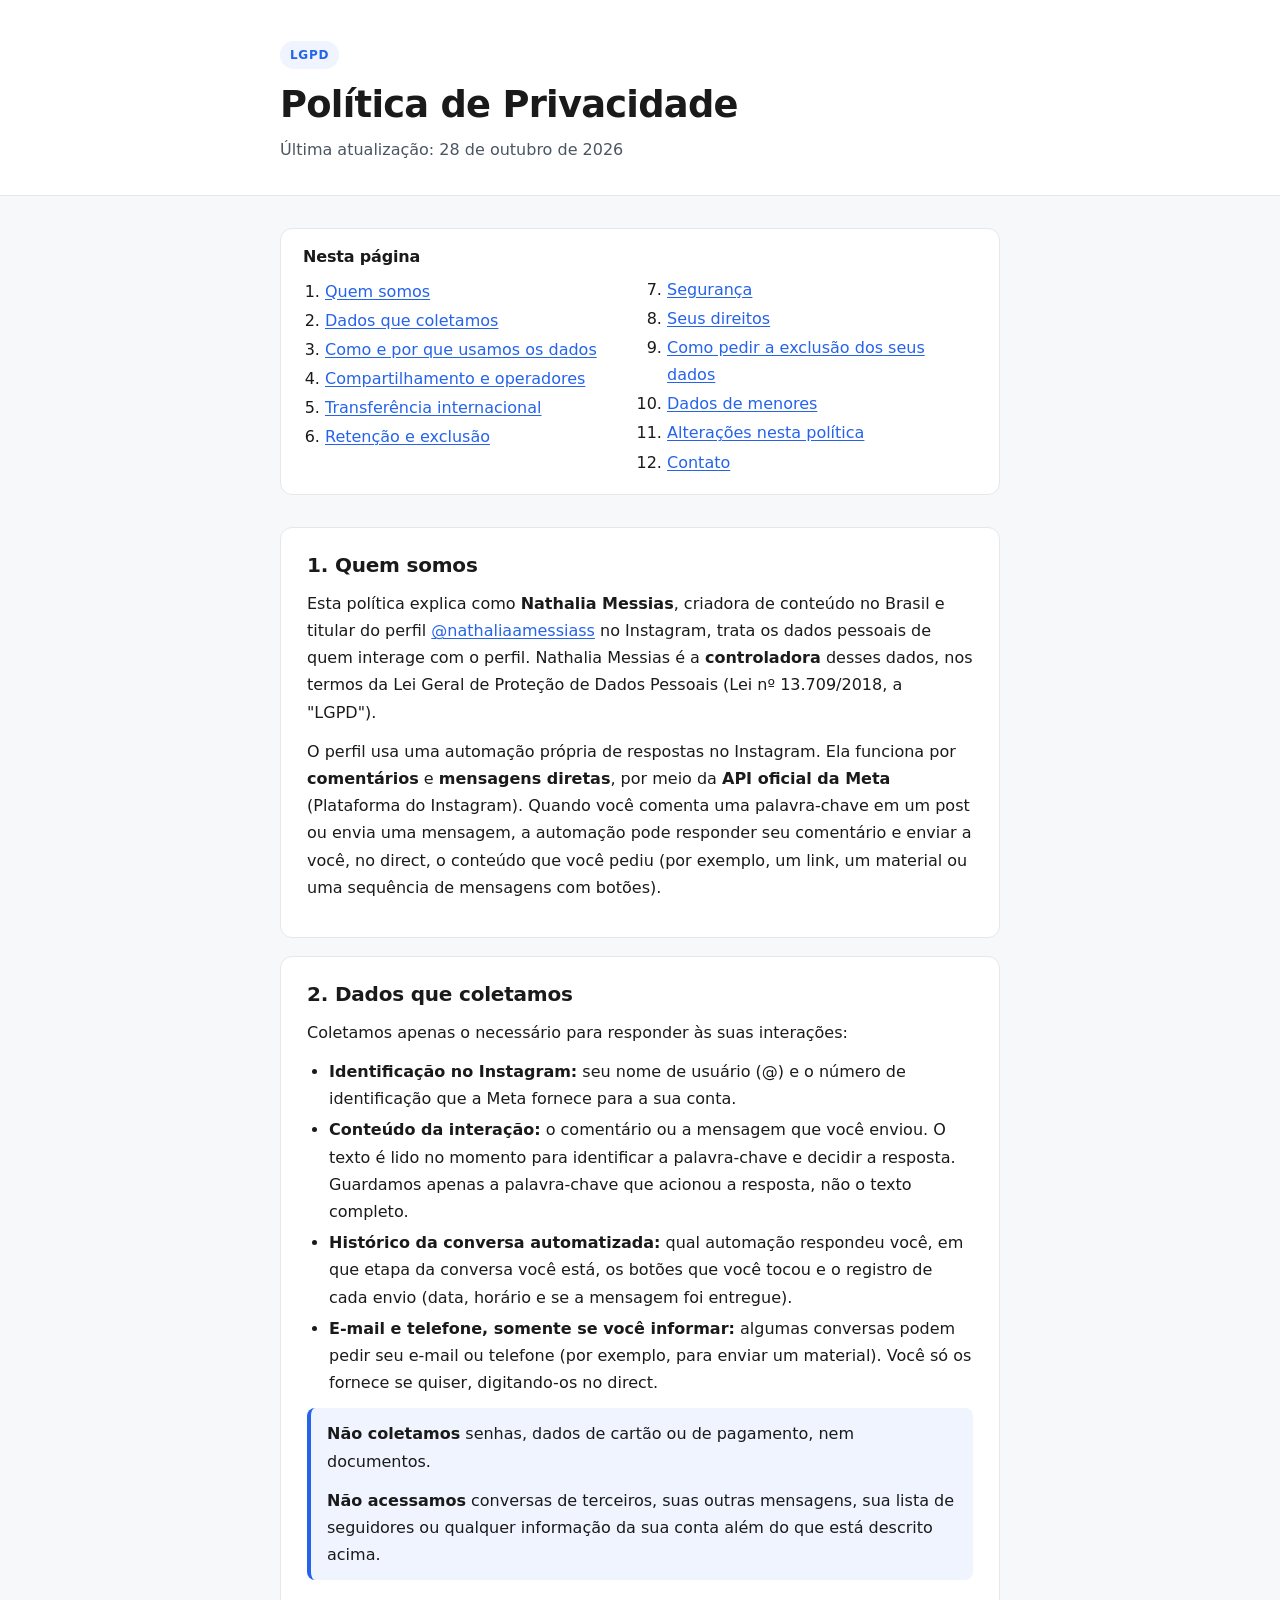
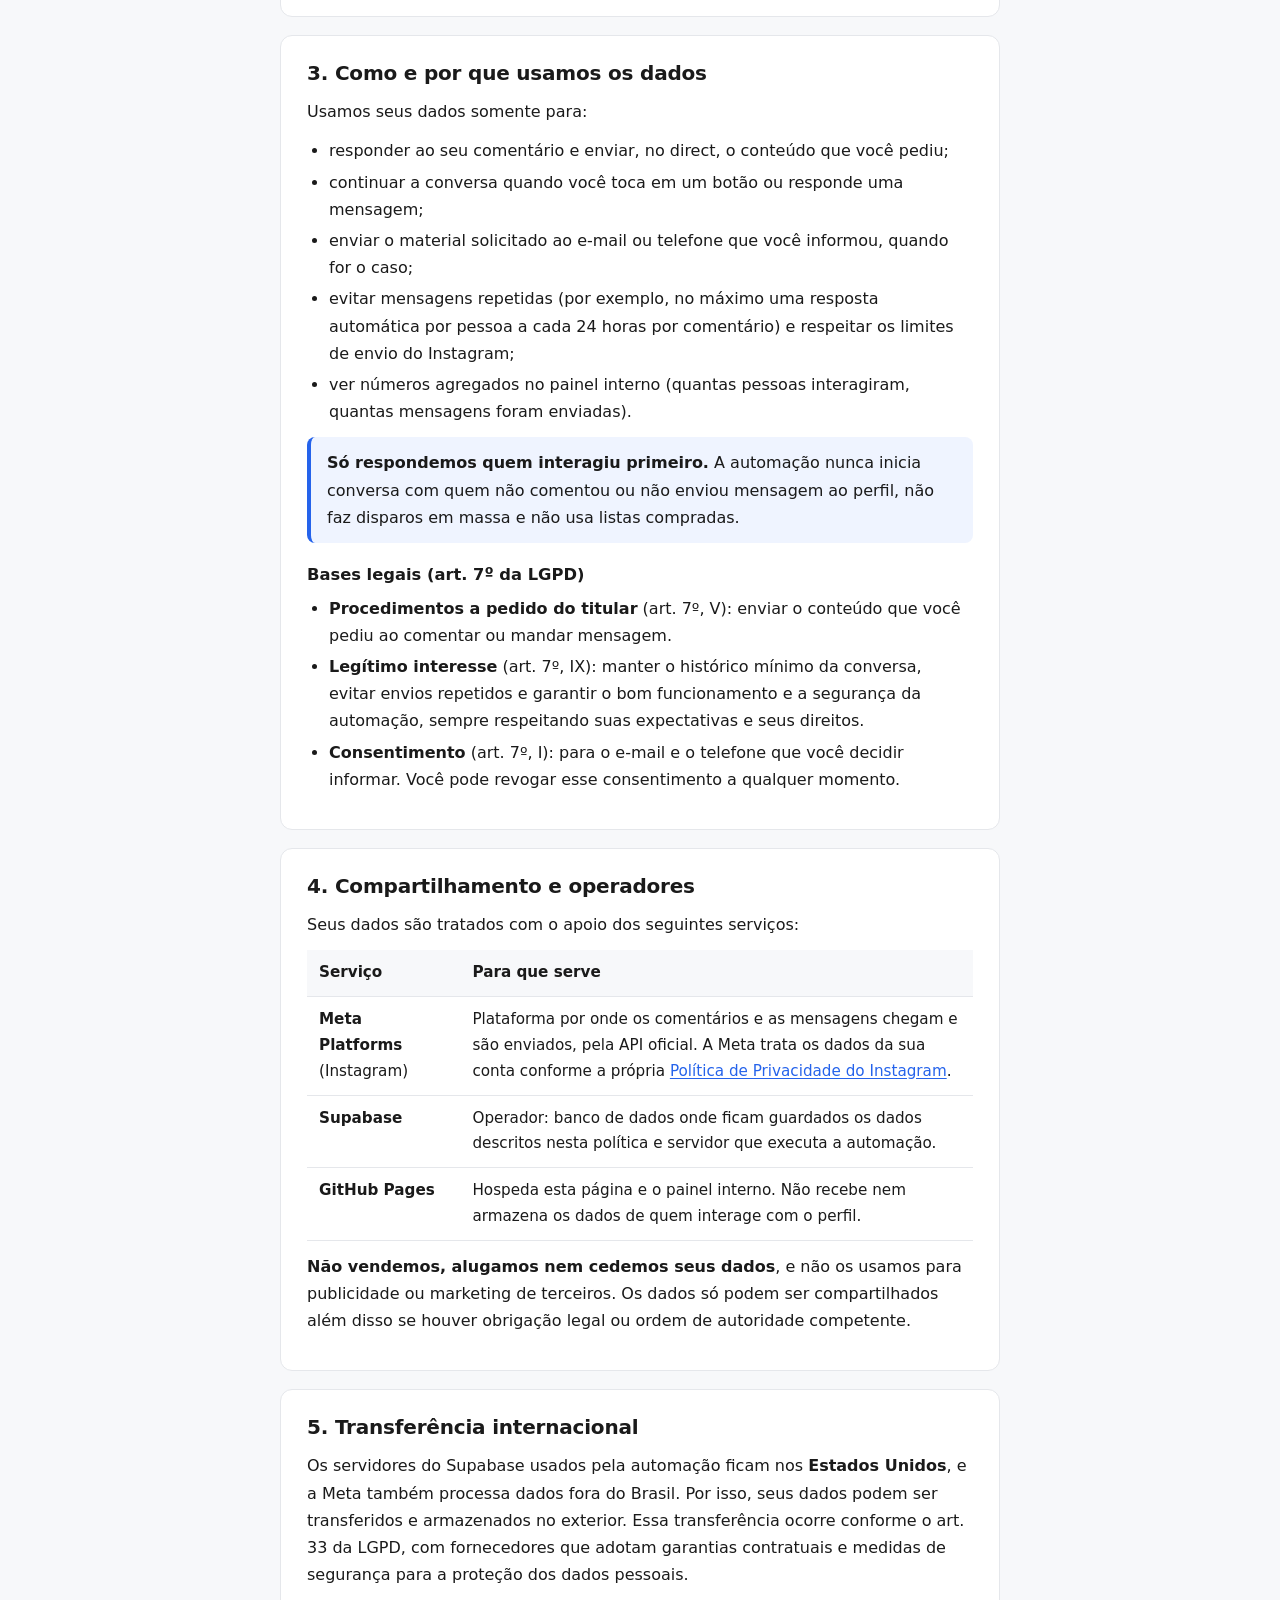
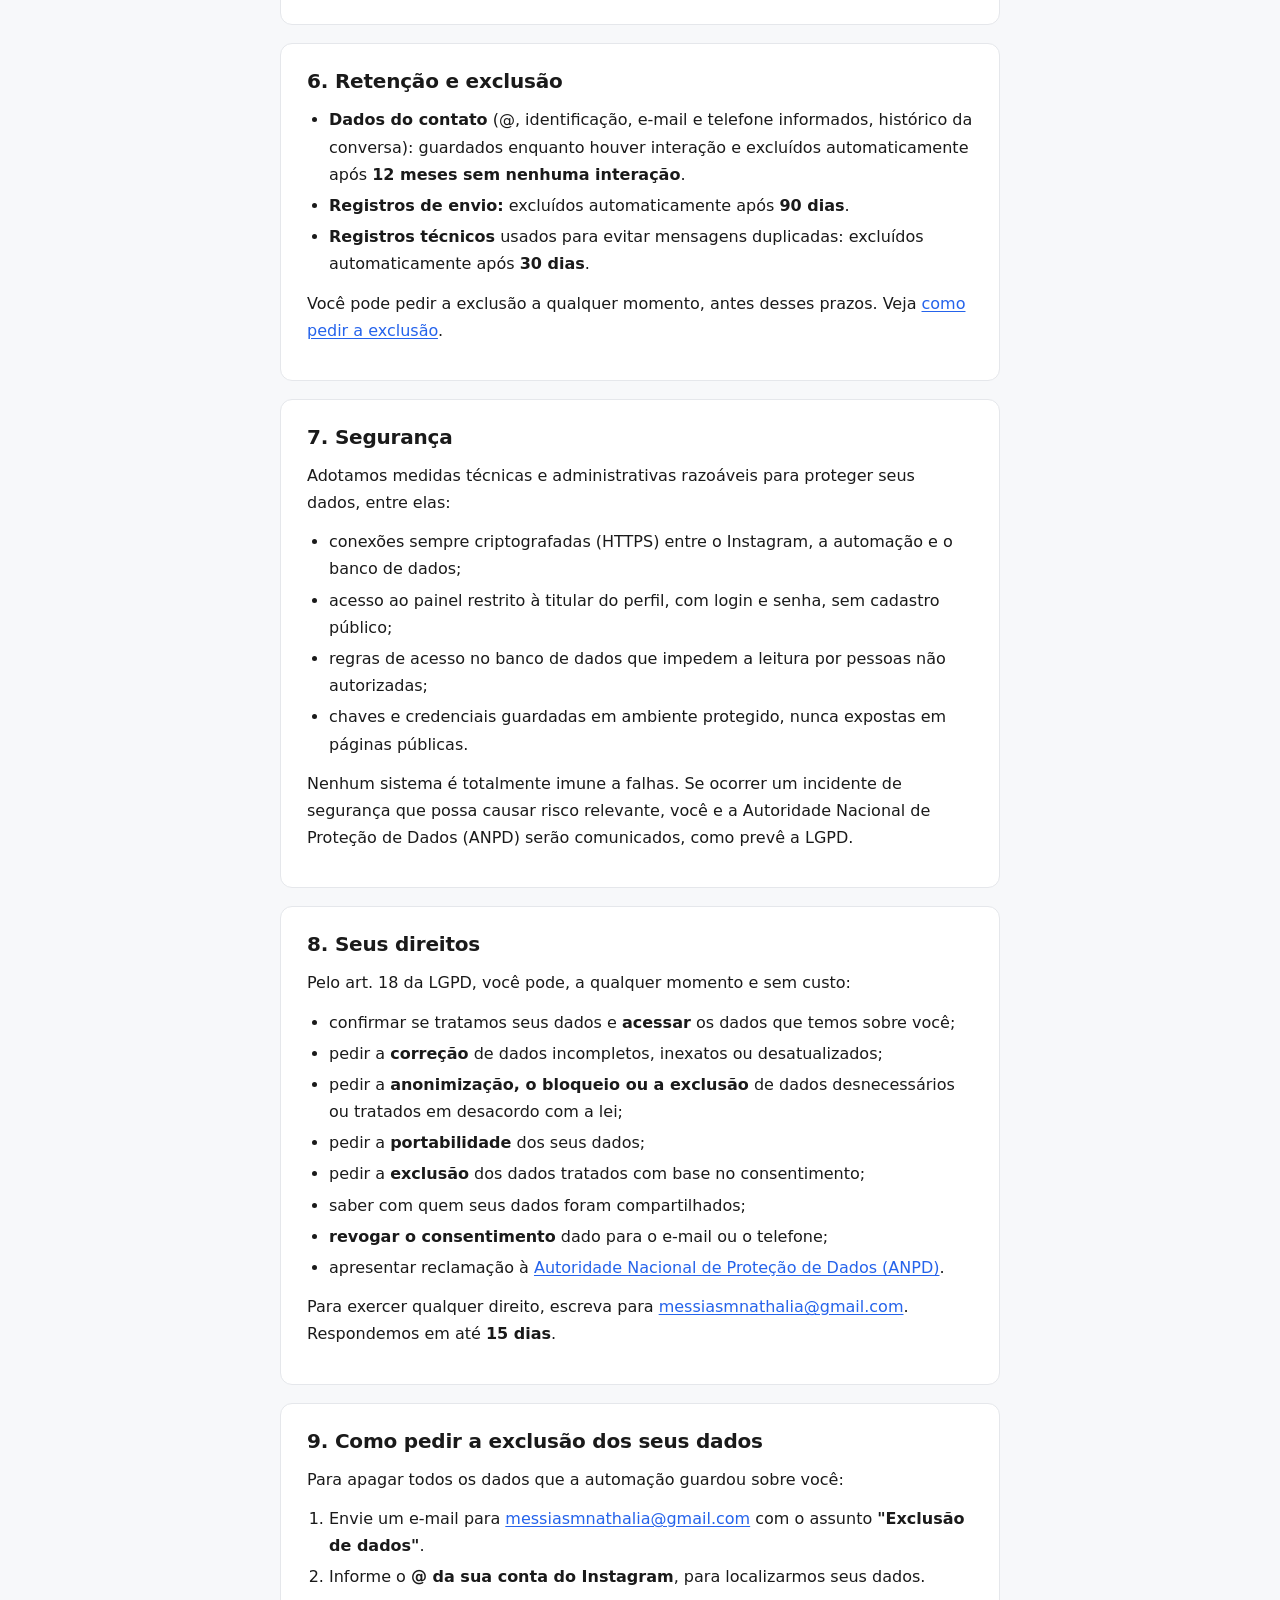
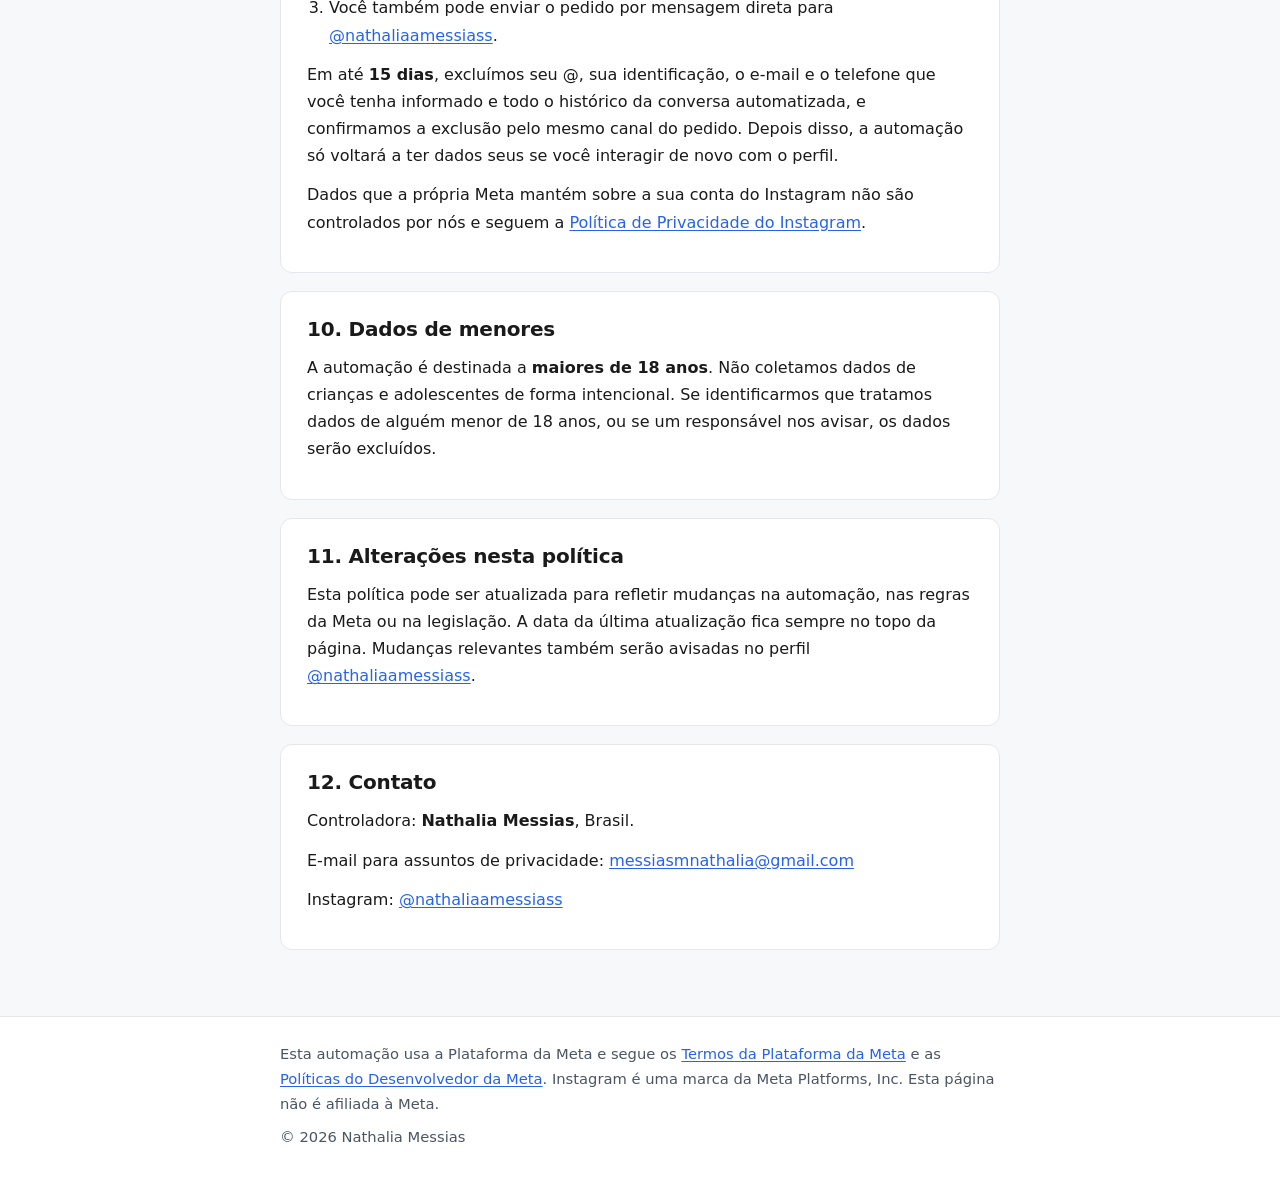
<file: privacidade/index.html>
<!doctype html>
<html lang="pt-BR">
<head>
  <meta charset="utf-8">
  <meta name="viewport" content="width=device-width, initial-scale=1">
  <title>Política de Privacidade | Nathalia Messias</title>
  <meta name="description" content="Política de Privacidade da automação de mensagens e comentários no Instagram de Nathalia Messias (@nathaliaamessiass), conforme a LGPD.">
  <meta name="robots" content="index, follow">
  <link rel="icon" type="image/png" sizes="32x32" href="../favicon-32.png">
  <link rel="apple-touch-icon" sizes="180x180" href="../apple-touch-icon.png">
  <style>
    :root {
      --destaque: #2563EB;
      --destaque-claro: #EFF4FF;
      --fundo: #F7F8FA;
      --superficie: #FFFFFF;
      --texto: #1A1A1A;
      --texto-2: #4B5563;
      --borda: #E5E7EB;
    }
    * { box-sizing: border-box; }
    html { scroll-behavior: smooth; }
    body {
      margin: 0;
      background: var(--fundo);
      color: var(--texto);
      font-family: system-ui, -apple-system, "Segoe UI", Roboto, "Helvetica Neue", Arial, sans-serif;
      font-size: 16px;
      line-height: 1.7;
      -webkit-font-smoothing: antialiased;
    }
    .pular {
      position: absolute; left: -9999px; top: 0;
      background: var(--destaque); color: #fff; padding: 8px 14px; border-radius: 8px; z-index: 10;
    }
    .pular:focus { left: 16px; top: 16px; }
    header.topo {
      background: var(--superficie);
      border-bottom: 1px solid var(--borda);
    }
    .topo-inner, main, footer .rodape-inner {
      max-width: 760px;
      margin: 0 auto;
      padding-left: 20px;
      padding-right: 20px;
    }
    .topo-inner { padding-top: 40px; padding-bottom: 32px; }
    .selo {
      display: inline-block; font-size: 12px; font-weight: 600; letter-spacing: .06em; text-transform: uppercase;
      color: var(--destaque); background: var(--destaque-claro); padding: 4px 10px; border-radius: 999px;
    }
    h1 { font-size: clamp(1.7rem, 4vw, 2.3rem); line-height: 1.2; margin: 14px 0 8px; letter-spacing: -0.02em; }
    .atualizacao { color: var(--texto-2); margin: 0; }
    nav.indice {
      background: var(--superficie); border: 1px solid var(--borda); border-radius: 12px;
      padding: 18px 22px; margin: 32px 0;
    }
    nav.indice h2 { font-size: 1rem; margin: 0 0 8px; }
    nav.indice ol { margin: 0; padding-left: 22px; columns: 2; column-gap: 32px; }
    nav.indice li { break-inside: avoid; margin: 2px 0; }
    main { padding-bottom: 48px; }
    section {
      background: var(--superficie); border: 1px solid var(--borda); border-radius: 12px;
      padding: 24px 26px; margin-bottom: 18px; scroll-margin-top: 16px;
    }
    h2 { font-size: 1.25rem; line-height: 1.3; margin: 0 0 12px; letter-spacing: -0.01em; }
    h3 { font-size: 1.02rem; margin: 18px 0 6px; }
    p { margin: 0 0 12px; }
    ul, ol { margin: 0 0 12px; padding-left: 22px; }
    li { margin: 4px 0; }
    a { color: var(--destaque); text-underline-offset: 2px; }
    a:focus-visible { outline: 3px solid var(--destaque); outline-offset: 2px; border-radius: 3px; }
    strong { font-weight: 650; }
    .destaque {
      background: var(--destaque-claro); border-left: 4px solid var(--destaque);
      padding: 12px 16px; border-radius: 8px; margin: 12px 0;
    }
    table { width: 100%; border-collapse: collapse; margin: 8px 0 12px; font-size: .95rem; }
    th, td { text-align: left; vertical-align: top; padding: 10px 12px; border-bottom: 1px solid var(--borda); }
    th { background: var(--fundo); font-weight: 650; }
    footer { border-top: 1px solid var(--borda); background: var(--superficie); }
    .rodape-inner { padding-top: 24px; padding-bottom: 32px; color: var(--texto-2); font-size: .92rem; }
    .rodape-inner p { margin: 0 0 8px; }
    @media (max-width: 640px) {
      .topo-inner { padding-top: 28px; padding-bottom: 24px; }
      nav.indice ol { columns: 1; }
      section { padding: 20px 18px; }
      .tabela-rolagem { overflow-x: auto; }
      table { font-size: .9rem; }
    }
  </style>
</head>
<body>
  <a class="pular" href="#conteudo">Pular para o conteúdo</a>

  <header class="topo">
    <div class="topo-inner">
      <span class="selo">LGPD</span>
      <h1>Política de Privacidade</h1>
      <p class="atualizacao">Última atualização: <time datetime="2026-10-28">28 de outubro de 2026</time></p>
    </div>
  </header>

  <main id="conteudo">
    <nav class="indice" aria-label="Índice">
      <h2>Nesta página</h2>
      <ol>
        <li><a href="#quem-somos">Quem somos</a></li>
        <li><a href="#dados-coletados">Dados que coletamos</a></li>
        <li><a href="#uso-dos-dados">Como e por que usamos os dados</a></li>
        <li><a href="#compartilhamento">Compartilhamento e operadores</a></li>
        <li><a href="#transferencia-internacional">Transferência internacional</a></li>
        <li><a href="#retencao">Retenção e exclusão</a></li>
        <li><a href="#seguranca">Segurança</a></li>
        <li><a href="#direitos">Seus direitos</a></li>
        <li><a href="#exclusao-de-dados">Como pedir a exclusão dos seus dados</a></li>
        <li><a href="#menores">Dados de menores</a></li>
        <li><a href="#alteracoes">Alterações nesta política</a></li>
        <li><a href="#contato">Contato</a></li>
      </ol>
    </nav>

    <section id="quem-somos" aria-labelledby="t-quem-somos">
      <h2 id="t-quem-somos">1. Quem somos</h2>
      <p>
        Esta política explica como <strong>Nathalia Messias</strong>, criadora de conteúdo no Brasil e titular do perfil
        <a href="https://www.instagram.com/nathaliaamessiass/">@nathaliaamessiass</a> no Instagram, trata os dados pessoais
        de quem interage com o perfil. Nathalia Messias é a <strong>controladora</strong> desses dados, nos termos da
        Lei Geral de Proteção de Dados Pessoais (Lei nº 13.709/2018, a "LGPD").
      </p>
      <p>
        O perfil usa uma automação própria de respostas no Instagram. Ela funciona por <strong>comentários</strong> e
        <strong>mensagens diretas</strong>, por meio da <strong>API oficial da Meta</strong> (Plataforma do Instagram).
        Quando você comenta uma palavra-chave em um post ou envia uma mensagem, a automação pode responder seu comentário
        e enviar a você, no direct, o conteúdo que você pediu (por exemplo, um link, um material ou uma sequência de mensagens com botões).
      </p>
    </section>

    <section id="dados-coletados" aria-labelledby="t-dados">
      <h2 id="t-dados">2. Dados que coletamos</h2>
      <p>Coletamos apenas o necessário para responder às suas interações:</p>
      <ul>
        <li><strong>Identificação no Instagram:</strong> seu nome de usuário (@) e o número de identificação que a Meta fornece para a sua conta.</li>
        <li><strong>Conteúdo da interação:</strong> o comentário ou a mensagem que você enviou. O texto é lido no momento para identificar a palavra-chave e decidir a resposta. Guardamos apenas a palavra-chave que acionou a resposta, não o texto completo.</li>
        <li><strong>Histórico da conversa automatizada:</strong> qual automação respondeu você, em que etapa da conversa você está, os botões que você tocou e o registro de cada envio (data, horário e se a mensagem foi entregue).</li>
        <li><strong>E-mail e telefone, somente se você informar:</strong> algumas conversas podem pedir seu e-mail ou telefone (por exemplo, para enviar um material). Você só os fornece se quiser, digitando-os no direct.</li>
      </ul>
      <div class="destaque">
        <p><strong>Não coletamos</strong> senhas, dados de cartão ou de pagamento, nem documentos.</p>
        <p style="margin:0"><strong>Não acessamos</strong> conversas de terceiros, suas outras mensagens, sua lista de seguidores ou qualquer informação da sua conta além do que está descrito acima.</p>
      </div>
    </section>

    <section id="uso-dos-dados" aria-labelledby="t-uso">
      <h2 id="t-uso">3. Como e por que usamos os dados</h2>
      <p>Usamos seus dados somente para:</p>
      <ul>
        <li>responder ao seu comentário e enviar, no direct, o conteúdo que você pediu;</li>
        <li>continuar a conversa quando você toca em um botão ou responde uma mensagem;</li>
        <li>enviar o material solicitado ao e-mail ou telefone que você informou, quando for o caso;</li>
        <li>evitar mensagens repetidas (por exemplo, no máximo uma resposta automática por pessoa a cada 24 horas por comentário) e respeitar os limites de envio do Instagram;</li>
        <li>ver números agregados no painel interno (quantas pessoas interagiram, quantas mensagens foram enviadas).</li>
      </ul>
      <div class="destaque">
        <p style="margin:0"><strong>Só respondemos quem interagiu primeiro.</strong> A automação nunca inicia conversa com quem não comentou ou não enviou mensagem ao perfil, não faz disparos em massa e não usa listas compradas.</p>
      </div>
      <h3>Bases legais (art. 7º da LGPD)</h3>
      <ul>
        <li><strong>Procedimentos a pedido do titular</strong> (art. 7º, V): enviar o conteúdo que você pediu ao comentar ou mandar mensagem.</li>
        <li><strong>Legítimo interesse</strong> (art. 7º, IX): manter o histórico mínimo da conversa, evitar envios repetidos e garantir o bom funcionamento e a segurança da automação, sempre respeitando suas expectativas e seus direitos.</li>
        <li><strong>Consentimento</strong> (art. 7º, I): para o e-mail e o telefone que você decidir informar. Você pode revogar esse consentimento a qualquer momento.</li>
      </ul>
    </section>

    <section id="compartilhamento" aria-labelledby="t-comp">
      <h2 id="t-comp">4. Compartilhamento e operadores</h2>
      <p>Seus dados são tratados com o apoio dos seguintes serviços:</p>
      <div class="tabela-rolagem">
        <table>
          <thead>
            <tr><th scope="col">Serviço</th><th scope="col">Para que serve</th></tr>
          </thead>
          <tbody>
            <tr>
              <td><strong>Meta Platforms</strong> (Instagram)</td>
              <td>Plataforma por onde os comentários e as mensagens chegam e são enviados, pela API oficial. A Meta trata os dados da sua conta conforme a própria <a href="https://privacycenter.instagram.com/policy">Política de Privacidade do Instagram</a>.</td>
            </tr>
            <tr>
              <td><strong>Supabase</strong></td>
              <td>Operador: banco de dados onde ficam guardados os dados descritos nesta política e servidor que executa a automação.</td>
            </tr>
            <tr>
              <td><strong>GitHub Pages</strong></td>
              <td>Hospeda esta página e o painel interno. Não recebe nem armazena os dados de quem interage com o perfil.</td>
            </tr>
          </tbody>
        </table>
      </div>
      <p><strong>Não vendemos, alugamos nem cedemos seus dados</strong>, e não os usamos para publicidade ou marketing de terceiros. Os dados só podem ser compartilhados além disso se houver obrigação legal ou ordem de autoridade competente.</p>
    </section>

    <section id="transferencia-internacional" aria-labelledby="t-transf">
      <h2 id="t-transf">5. Transferência internacional</h2>
      <p>
        Os servidores do Supabase usados pela automação ficam nos <strong>Estados Unidos</strong>, e a Meta também processa dados fora do Brasil.
        Por isso, seus dados podem ser transferidos e armazenados no exterior. Essa transferência ocorre conforme o art. 33 da LGPD,
        com fornecedores que adotam garantias contratuais e medidas de segurança para a proteção dos dados pessoais.
      </p>
    </section>

    <section id="retencao" aria-labelledby="t-ret">
      <h2 id="t-ret">6. Retenção e exclusão</h2>
      <ul>
        <li><strong>Dados do contato</strong> (@, identificação, e-mail e telefone informados, histórico da conversa): guardados enquanto houver interação e excluídos automaticamente após <strong>12 meses sem nenhuma interação</strong>.</li>
        <li><strong>Registros de envio:</strong> excluídos automaticamente após <strong>90 dias</strong>.</li>
        <li><strong>Registros técnicos</strong> usados para evitar mensagens duplicadas: excluídos automaticamente após <strong>30 dias</strong>.</li>
      </ul>
      <p>Você pode pedir a exclusão a qualquer momento, antes desses prazos. Veja <a href="#exclusao-de-dados">como pedir a exclusão</a>.</p>
    </section>

    <section id="seguranca" aria-labelledby="t-seg">
      <h2 id="t-seg">7. Segurança</h2>
      <p>Adotamos medidas técnicas e administrativas razoáveis para proteger seus dados, entre elas:</p>
      <ul>
        <li>conexões sempre criptografadas (HTTPS) entre o Instagram, a automação e o banco de dados;</li>
        <li>acesso ao painel restrito à titular do perfil, com login e senha, sem cadastro público;</li>
        <li>regras de acesso no banco de dados que impedem a leitura por pessoas não autorizadas;</li>
        <li>chaves e credenciais guardadas em ambiente protegido, nunca expostas em páginas públicas.</li>
      </ul>
      <p>Nenhum sistema é totalmente imune a falhas. Se ocorrer um incidente de segurança que possa causar risco relevante, você e a Autoridade Nacional de Proteção de Dados (ANPD) serão comunicados, como prevê a LGPD.</p>
    </section>

    <section id="direitos" aria-labelledby="t-dir">
      <h2 id="t-dir">8. Seus direitos</h2>
      <p>Pelo art. 18 da LGPD, você pode, a qualquer momento e sem custo:</p>
      <ul>
        <li>confirmar se tratamos seus dados e <strong>acessar</strong> os dados que temos sobre você;</li>
        <li>pedir a <strong>correção</strong> de dados incompletos, inexatos ou desatualizados;</li>
        <li>pedir a <strong>anonimização, o bloqueio ou a exclusão</strong> de dados desnecessários ou tratados em desacordo com a lei;</li>
        <li>pedir a <strong>portabilidade</strong> dos seus dados;</li>
        <li>pedir a <strong>exclusão</strong> dos dados tratados com base no consentimento;</li>
        <li>saber com quem seus dados foram compartilhados;</li>
        <li><strong>revogar o consentimento</strong> dado para o e-mail ou o telefone;</li>
        <li>apresentar reclamação à <a href="https://www.gov.br/anpd/">Autoridade Nacional de Proteção de Dados (ANPD)</a>.</li>
      </ul>
      <p>Para exercer qualquer direito, escreva para <a href="mailto:messiasmnathalia@gmail.com">messiasmnathalia@gmail.com</a>. Respondemos em até <strong>15 dias</strong>.</p>
    </section>

    <section id="exclusao-de-dados" aria-labelledby="t-excl">
      <h2 id="t-excl">9. Como pedir a exclusão dos seus dados</h2>
      <p>Para apagar todos os dados que a automação guardou sobre você:</p>
      <ol>
        <li>Envie um e-mail para <a href="mailto:messiasmnathalia@gmail.com?subject=Exclus%C3%A3o%20de%20dados">messiasmnathalia@gmail.com</a> com o assunto <strong>"Exclusão de dados"</strong>.</li>
        <li>Informe o <strong>@ da sua conta do Instagram</strong>, para localizarmos seus dados.</li>
        <li>Você também pode enviar o pedido por mensagem direta para <a href="https://www.instagram.com/nathaliaamessiass/">@nathaliaamessiass</a>.</li>
      </ol>
      <p>
        Em até <strong>15 dias</strong>, excluímos seu @, sua identificação, o e-mail e o telefone que você tenha informado e todo o histórico da conversa automatizada,
        e confirmamos a exclusão pelo mesmo canal do pedido. Depois disso, a automação só voltará a ter dados seus se você interagir de novo com o perfil.
      </p>
      <p>
        Dados que a própria Meta mantém sobre a sua conta do Instagram não são controlados por nós e seguem a <a href="https://privacycenter.instagram.com/policy">Política de Privacidade do Instagram</a>.
      </p>
    </section>

    <section id="menores" aria-labelledby="t-men">
      <h2 id="t-men">10. Dados de menores</h2>
      <p>
        A automação é destinada a <strong>maiores de 18 anos</strong>. Não coletamos dados de crianças e adolescentes de forma intencional.
        Se identificarmos que tratamos dados de alguém menor de 18 anos, ou se um responsável nos avisar, os dados serão excluídos.
      </p>
    </section>

    <section id="alteracoes" aria-labelledby="t-alt">
      <h2 id="t-alt">11. Alterações nesta política</h2>
      <p>
        Esta política pode ser atualizada para refletir mudanças na automação, nas regras da Meta ou na legislação.
        A data da última atualização fica sempre no topo da página. Mudanças relevantes também serão avisadas no perfil
        <a href="https://www.instagram.com/nathaliaamessiass/">@nathaliaamessiass</a>.
      </p>
    </section>

    <section id="contato" aria-labelledby="t-cont">
      <h2 id="t-cont">12. Contato</h2>
      <p>Controladora: <strong>Nathalia Messias</strong>, Brasil.</p>
      <p>E-mail para assuntos de privacidade: <a href="mailto:messiasmnathalia@gmail.com">messiasmnathalia@gmail.com</a></p>
      <p>Instagram: <a href="https://www.instagram.com/nathaliaamessiass/">@nathaliaamessiass</a></p>
    </section>
  </main>

  <footer>
    <div class="rodape-inner">
      <p>
        Esta automação usa a Plataforma da Meta e segue os
        <a href="https://developers.facebook.com/terms/">Termos da Plataforma da Meta</a> e as
        <a href="https://developers.facebook.com/devpolicy/">Políticas do Desenvolvedor da Meta</a>.
        Instagram é uma marca da Meta Platforms, Inc. Esta página não é afiliada à Meta.
      </p>
      <p>© 2026 Nathalia Messias</p>
    </div>
  </footer>
</body>
</html>
</file>
